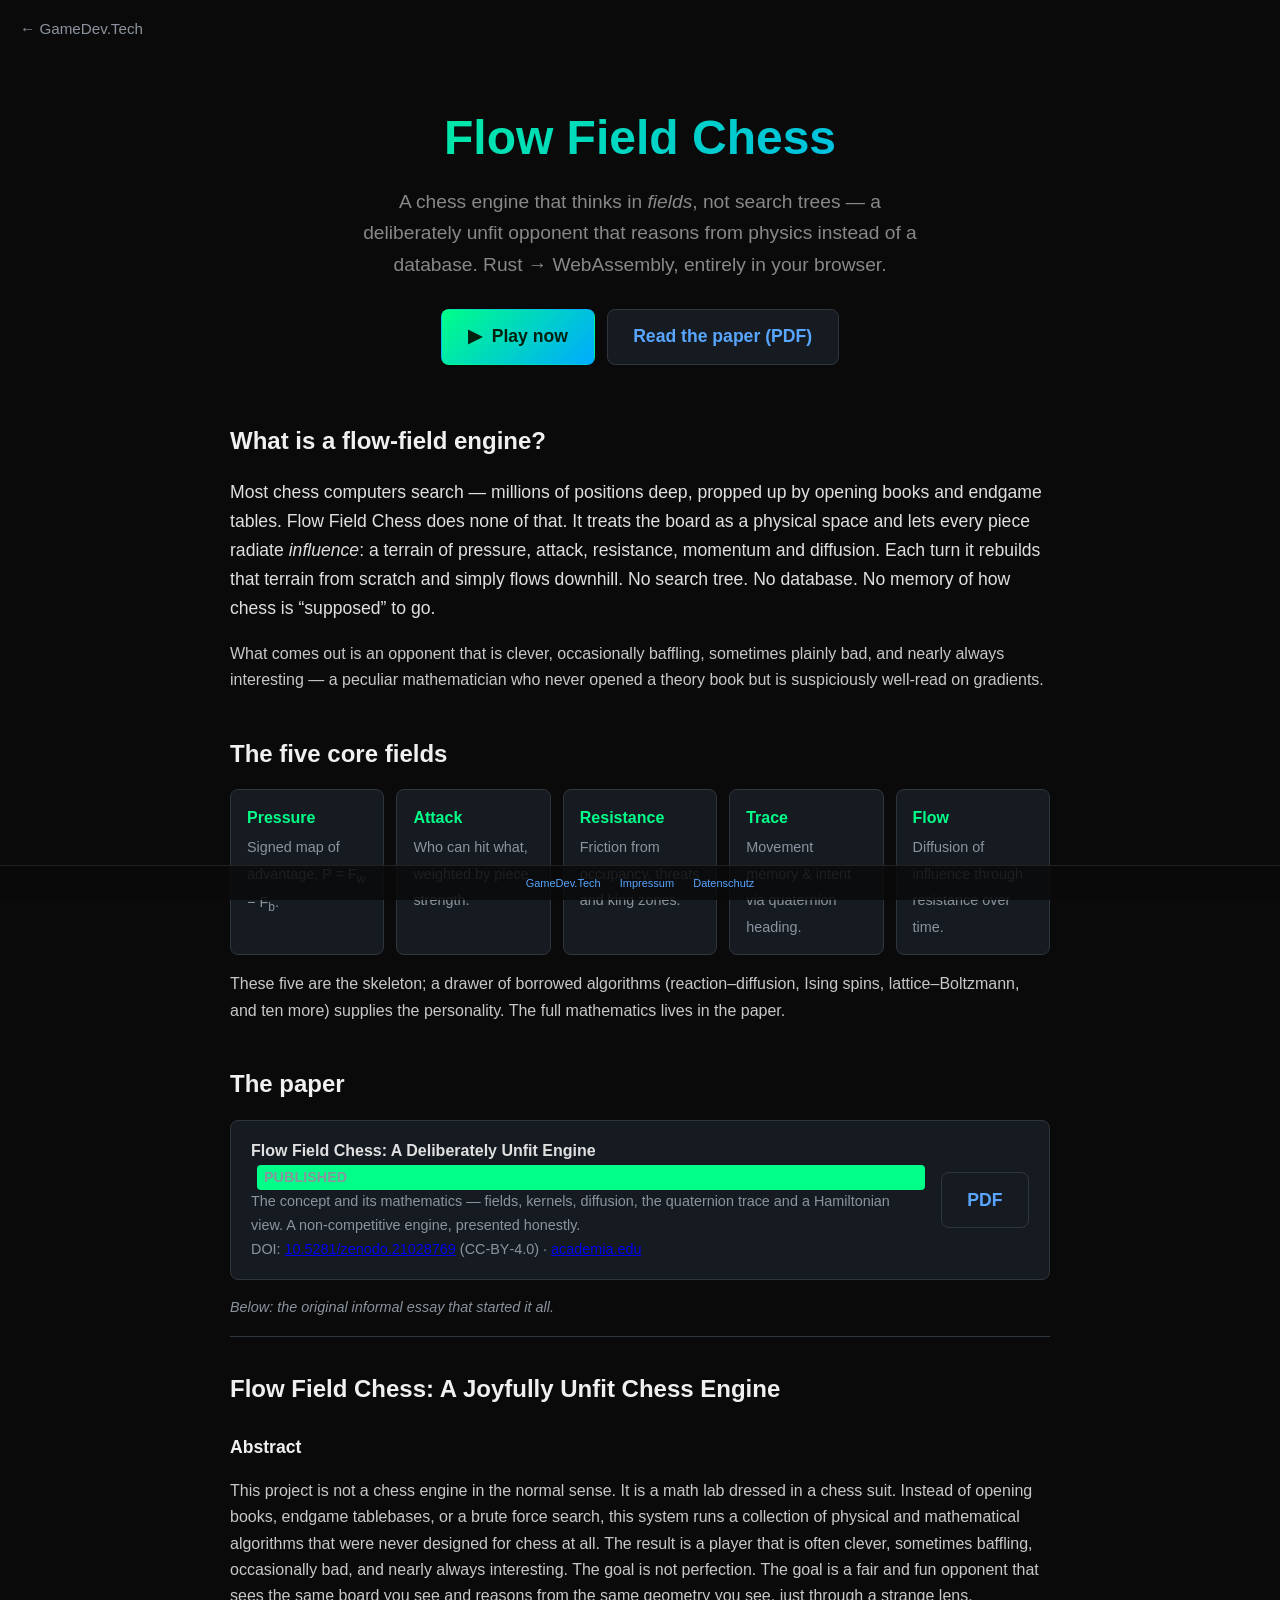
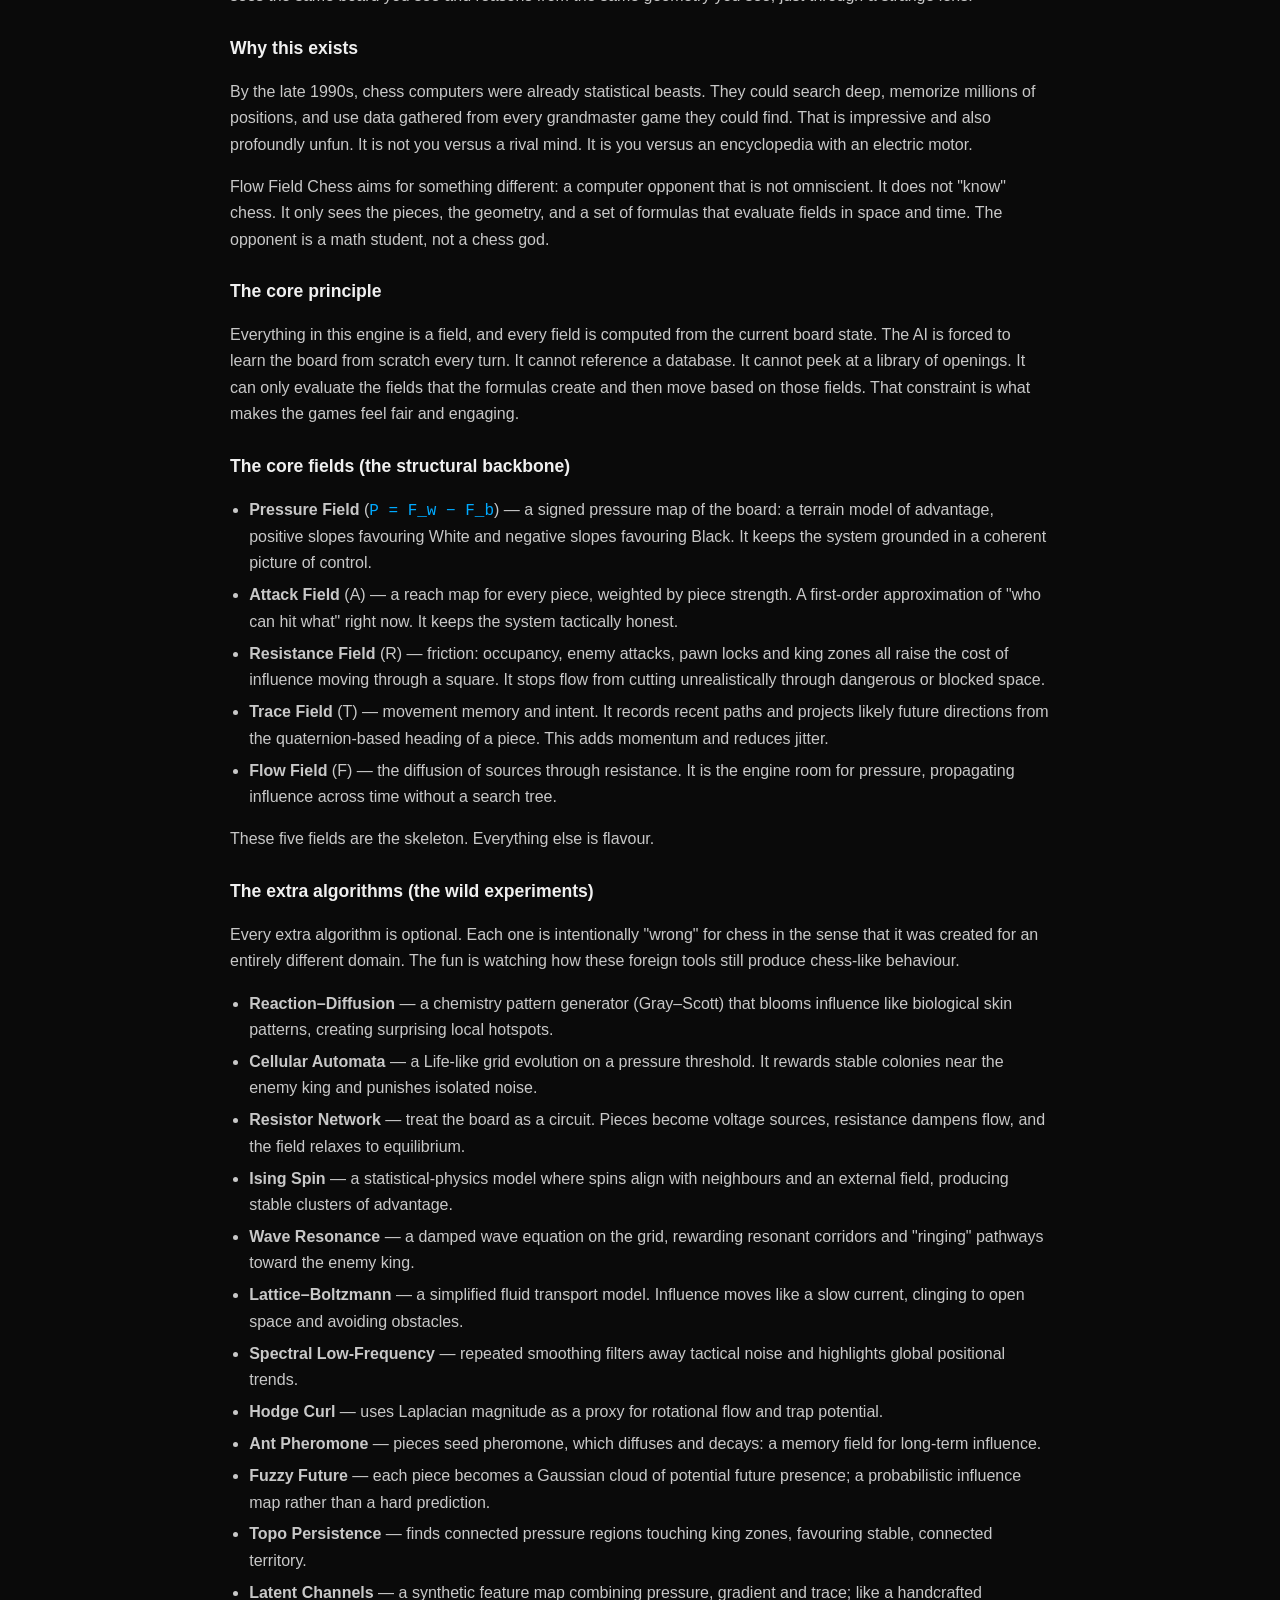
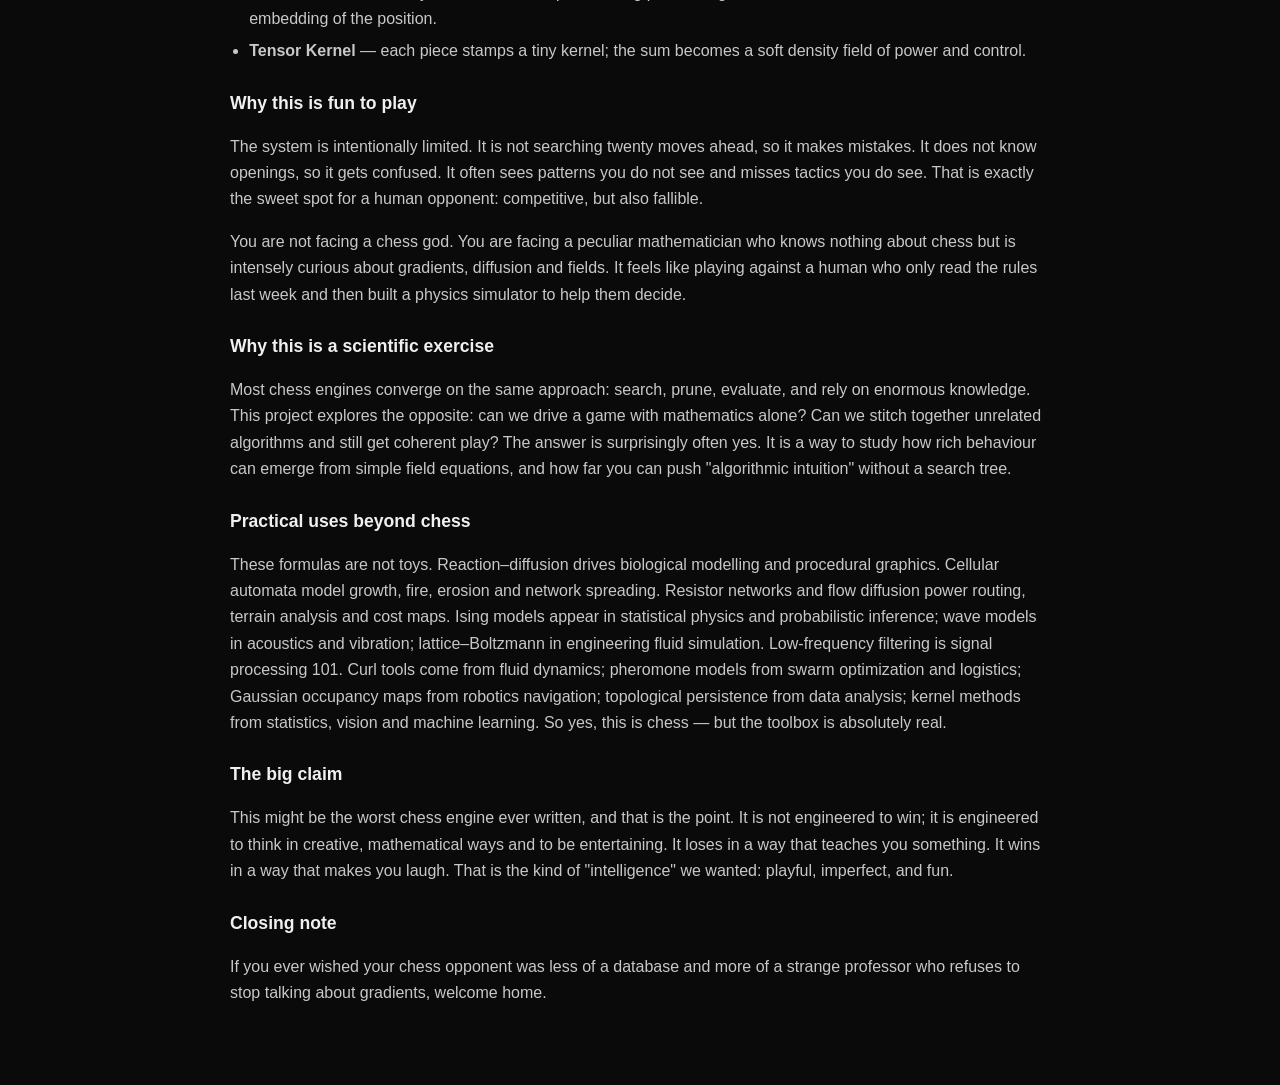
<file: site/index.html>
<!DOCTYPE html>
<html lang="en">
<head>
  <meta charset="UTF-8" />
  <meta name="viewport" content="width=device-width, initial-scale=1.0" />
  <title>Flow Field Chess — GameDev.Tech</title>
  <meta name="description" content="A chess engine that thinks in fields, not search trees. A joyfully unfit opponent, compiled Rust → WebAssembly. Play it in your browser." />
  <style>
    :root {
      --bg: #0a0a0a; --fg: #e0e0e0; --muted: #8b949e; --dim: #888;
      --card: #161b22; --border: #30363d; --link: #58a6ff;
      --accent1: #00ff88; --accent2: #00aaff;
    }
    * { box-sizing: border-box; }
    body {
      font-family: -apple-system, BlinkMacSystemFont, 'Segoe UI', sans-serif;
      background: var(--bg); color: var(--fg); margin: 0;
      line-height: 1.65; padding-bottom: 64px;
    }
    .wrap { max-width: 860px; margin: 0 auto; padding: 0 1.25rem; }
    .topnav { padding: 1rem 1.25rem; }
    .topnav a { color: var(--muted); text-decoration: none; font-size: 0.95rem; }
    .topnav a:hover { color: var(--link); }

    .hero { text-align: center; padding: 2.5rem 0 1rem; }
    h1 {
      font-size: 3rem; margin: 0 0 0.5rem;
      background: linear-gradient(135deg, var(--accent1), var(--accent2));
      -webkit-background-clip: text; background-clip: text; -webkit-text-fill-color: transparent;
    }
    .tagline { color: var(--dim); font-size: 1.2rem; margin: 0 auto 1.75rem; max-width: 36rem; }
    .cta { display: flex; gap: 0.75rem; justify-content: center; flex-wrap: wrap; }
    .btn {
      display: inline-block; text-decoration: none; border-radius: 8px;
      padding: 0.8rem 1.6rem; font-size: 1.1rem; font-weight: 600; transition: 0.2s;
    }
    .btn-play {
      color: #03210f; background: linear-gradient(135deg, var(--accent1), var(--accent2));
      border: 1px solid transparent;
    }
    .btn-play:hover { filter: brightness(1.1); }
    .btn-ghost { color: var(--link); background: var(--card); border: 1px solid var(--border); }
    .btn-ghost:hover { border-color: var(--link); }

    h2 { font-size: 1.5rem; margin: 2.5rem 0 0.75rem; color: #f0f0f0; }
    h3 { font-size: 1.1rem; margin: 1.5rem 0 0.4rem; color: #f0f0f0; }
    p { color: #c8c8c8; }
    .lead { font-size: 1.1rem; color: var(--fg); }

    .fields { display: grid; grid-template-columns: repeat(auto-fit, minmax(150px, 1fr)); gap: 0.75rem; margin: 1rem 0; }
    .field { background: var(--card); border: 1px solid var(--border); border-radius: 8px; padding: 0.9rem 1rem; }
    .field b { color: var(--accent1); display: block; margin-bottom: 0.2rem; }
    .field span { color: var(--muted); font-size: 0.9rem; }

    .papercard {
      display: flex; align-items: center; gap: 1rem; flex-wrap: wrap;
      background: var(--card); border: 1px solid var(--border); border-radius: 8px;
      padding: 1.1rem 1.25rem; margin: 1rem 0;
    }
    .papercard .pc-body { flex: 1; min-width: 220px; }
    .papercard .pc-body span { color: var(--muted); font-size: 0.9rem; display: block; }
    .tag { display: inline-block; font-size: 0.72rem; color: #03210f; background: var(--accent1);
           border-radius: 4px; padding: 1px 7px; margin-left: 6px; vertical-align: middle; font-weight: 700; }

    .essay { margin-top: 1rem; border-top: 1px solid var(--border); padding-top: 1.5rem; }
    .essay h2:first-child { margin-top: 0.5rem; }
    .essay ul { padding-left: 1.2rem; }
    .essay li { margin: 0.35rem 0; color: #c8c8c8; }
    .essay .formula { color: var(--accent2); font-family: ui-monospace, 'Cascadia Code', Consolas, monospace; }
    .byline { color: var(--muted); font-size: 0.9rem; font-style: italic; }

    footer {
      position: fixed; bottom: 0; left: 0; right: 0; padding: 8px; text-align: center;
      font-size: 11px; color: #666; background: rgba(10,10,10,0.85); border-top: 1px solid #222;
    }
    footer a { color: var(--link); margin: 0 8px; text-decoration: none; }
  </style>
</head>
<body>
  <nav class="topnav"><a href="/">&larr; GameDev.Tech</a></nav>

  <div class="wrap">
    <header class="hero">
      <h1>Flow Field Chess</h1>
      <p class="tagline">A chess engine that thinks in <em>fields</em>, not search trees &mdash; a deliberately
        unfit opponent that reasons from physics instead of a database. Rust&nbsp;&rarr;&nbsp;WebAssembly,
        entirely in your browser.</p>
      <div class="cta">
        <a class="btn btn-play" href="play/">&#9654;&nbsp; Play now</a>
        <a class="btn btn-ghost" href="paper/flow-field-chess.pdf">Read the paper (PDF)</a>
      </div>
    </header>

    <section>
      <h2>What is a flow-field engine?</h2>
      <p class="lead">Most chess computers search &mdash; millions of positions deep, propped up by
        opening books and endgame tables. Flow Field Chess does none of that. It treats the board as a
        physical space and lets every piece radiate <em>influence</em>: a terrain of pressure, attack,
        resistance, momentum and diffusion. Each turn it rebuilds that terrain from scratch and simply
        flows downhill. No search tree. No database. No memory of how chess is &ldquo;supposed&rdquo; to go.</p>
      <p>What comes out is an opponent that is clever, occasionally baffling, sometimes plainly bad, and
        nearly always interesting &mdash; a peculiar mathematician who never opened a theory book but is
        suspiciously well-read on gradients.</p>
    </section>

    <section>
      <h2>The five core fields</h2>
      <div class="fields">
        <div class="field"><b>Pressure</b><span>Signed map of advantage, P = F<sub>w</sub> &minus; F<sub>b</sub>.</span></div>
        <div class="field"><b>Attack</b><span>Who can hit what, weighted by piece strength.</span></div>
        <div class="field"><b>Resistance</b><span>Friction from occupancy, threats and king zones.</span></div>
        <div class="field"><b>Trace</b><span>Movement memory &amp; intent via quaternion heading.</span></div>
        <div class="field"><b>Flow</b><span>Diffusion of influence through resistance over time.</span></div>
      </div>
      <p>These five are the skeleton; a drawer of borrowed algorithms (reaction&ndash;diffusion,
        Ising spins, lattice&ndash;Boltzmann, and ten more) supplies the personality. The full mathematics
        lives in the paper.</p>
    </section>

    <section>
      <h2>The paper</h2>
      <div class="papercard">
        <div class="pc-body">
          <strong>Flow Field Chess: A Deliberately Unfit Engine</strong> <span class="tag">PUBLISHED</span>
          <span>The concept and its mathematics &mdash; fields, kernels, diffusion, the quaternion trace
            and a Hamiltonian view. A non-competitive engine, presented honestly.<br>
            DOI: <a href="https://doi.org/10.5281/zenodo.21028769">10.5281/zenodo.21028769</a> (CC&#8209;BY&#8209;4.0) &middot;
            <a href="https://www.academia.edu/169378515/Flow_Field_Chess_A_Deliberately_Unfit_Engine_for_a_Genuinely_Fun_Game">academia.edu</a></span>
        </div>
        <a class="btn btn-ghost" href="paper/flow-field-chess.pdf">PDF</a>
      </div>
      <p class="byline">Below: the original informal essay that started it all.</p>
    </section>

    <article class="essay">
      <h2>Flow Field Chess: A Joyfully Unfit Chess Engine</h2>

      <h3>Abstract</h3>
      <p>This project is not a chess engine in the normal sense. It is a math lab dressed in a chess
        suit. Instead of opening books, endgame tablebases, or a brute force search, this system runs
        a collection of physical and mathematical algorithms that were never designed for chess at all.
        The result is a player that is often clever, sometimes baffling, occasionally bad, and nearly
        always interesting. The goal is not perfection. The goal is a fair and fun opponent that sees
        the same board you see and reasons from the same geometry you see, just through a strange lens.</p>

      <h3>Why this exists</h3>
      <p>By the late 1990s, chess computers were already statistical beasts. They could search deep,
        memorize millions of positions, and use data gathered from every grandmaster game they could
        find. That is impressive and also profoundly unfun. It is not you versus a rival mind. It is
        you versus an encyclopedia with an electric motor.</p>
      <p>Flow Field Chess aims for something different: a computer opponent that is not omniscient. It
        does not "know" chess. It only sees the pieces, the geometry, and a set of formulas that
        evaluate fields in space and time. The opponent is a math student, not a chess god.</p>

      <h3>The core principle</h3>
      <p>Everything in this engine is a field, and every field is computed from the current board
        state. The AI is forced to learn the board from scratch every turn. It cannot reference a
        database. It cannot peek at a library of openings. It can only evaluate the fields that the
        formulas create and then move based on those fields. That constraint is what makes the games
        feel fair and engaging.</p>

      <h3>The core fields (the structural backbone)</h3>
      <ul>
        <li><b>Pressure Field</b> (<span class="formula">P = F_w &minus; F_b</span>) &mdash; a signed
          pressure map of the board: a terrain model of advantage, positive slopes favouring White and
          negative slopes favouring Black. It keeps the system grounded in a coherent picture of control.</li>
        <li><b>Attack Field</b> (A) &mdash; a reach map for every piece, weighted by piece strength. A
          first-order approximation of "who can hit what" right now. It keeps the system tactically honest.</li>
        <li><b>Resistance Field</b> (R) &mdash; friction: occupancy, enemy attacks, pawn locks and king
          zones all raise the cost of influence moving through a square. It stops flow from cutting
          unrealistically through dangerous or blocked space.</li>
        <li><b>Trace Field</b> (T) &mdash; movement memory and intent. It records recent paths and
          projects likely future directions from the quaternion-based heading of a piece. This adds
          momentum and reduces jitter.</li>
        <li><b>Flow Field</b> (F) &mdash; the diffusion of sources through resistance. It is the engine
          room for pressure, propagating influence across time without a search tree.</li>
      </ul>
      <p>These five fields are the skeleton. Everything else is flavour.</p>

      <h3>The extra algorithms (the wild experiments)</h3>
      <p>Every extra algorithm is optional. Each one is intentionally "wrong" for chess in the sense
        that it was created for an entirely different domain. The fun is watching how these foreign
        tools still produce chess-like behaviour.</p>
      <ul>
        <li><b>Reaction&ndash;Diffusion</b> &mdash; a chemistry pattern generator (Gray&ndash;Scott)
          that blooms influence like biological skin patterns, creating surprising local hotspots.</li>
        <li><b>Cellular Automata</b> &mdash; a Life-like grid evolution on a pressure threshold. It
          rewards stable colonies near the enemy king and punishes isolated noise.</li>
        <li><b>Resistor Network</b> &mdash; treat the board as a circuit. Pieces become voltage
          sources, resistance dampens flow, and the field relaxes to equilibrium.</li>
        <li><b>Ising Spin</b> &mdash; a statistical-physics model where spins align with neighbours and
          an external field, producing stable clusters of advantage.</li>
        <li><b>Wave Resonance</b> &mdash; a damped wave equation on the grid, rewarding resonant
          corridors and "ringing" pathways toward the enemy king.</li>
        <li><b>Lattice&ndash;Boltzmann</b> &mdash; a simplified fluid transport model. Influence moves
          like a slow current, clinging to open space and avoiding obstacles.</li>
        <li><b>Spectral Low-Frequency</b> &mdash; repeated smoothing filters away tactical noise and
          highlights global positional trends.</li>
        <li><b>Hodge Curl</b> &mdash; uses Laplacian magnitude as a proxy for rotational flow and trap
          potential.</li>
        <li><b>Ant Pheromone</b> &mdash; pieces seed pheromone, which diffuses and decays: a memory
          field for long-term influence.</li>
        <li><b>Fuzzy Future</b> &mdash; each piece becomes a Gaussian cloud of potential future
          presence; a probabilistic influence map rather than a hard prediction.</li>
        <li><b>Topo Persistence</b> &mdash; finds connected pressure regions touching king zones,
          favouring stable, connected territory.</li>
        <li><b>Latent Channels</b> &mdash; a synthetic feature map combining pressure, gradient and
          trace; like a handcrafted embedding of the position.</li>
        <li><b>Tensor Kernel</b> &mdash; each piece stamps a tiny kernel; the sum becomes a soft
          density field of power and control.</li>
      </ul>

      <h3>Why this is fun to play</h3>
      <p>The system is intentionally limited. It is not searching twenty moves ahead, so it makes
        mistakes. It does not know openings, so it gets confused. It often sees patterns you do not see
        and misses tactics you do see. That is exactly the sweet spot for a human opponent: competitive,
        but also fallible.</p>
      <p>You are not facing a chess god. You are facing a peculiar mathematician who knows nothing about
        chess but is intensely curious about gradients, diffusion and fields. It feels like playing
        against a human who only read the rules last week and then built a physics simulator to help
        them decide.</p>

      <h3>Why this is a scientific exercise</h3>
      <p>Most chess engines converge on the same approach: search, prune, evaluate, and rely on
        enormous knowledge. This project explores the opposite: can we drive a game with mathematics
        alone? Can we stitch together unrelated algorithms and still get coherent play? The answer is
        surprisingly often yes. It is a way to study how rich behaviour can emerge from simple field
        equations, and how far you can push "algorithmic intuition" without a search tree.</p>

      <h3>Practical uses beyond chess</h3>
      <p>These formulas are not toys. Reaction&ndash;diffusion drives biological modelling and
        procedural graphics. Cellular automata model growth, fire, erosion and network spreading.
        Resistor networks and flow diffusion power routing, terrain analysis and cost maps. Ising
        models appear in statistical physics and probabilistic inference; wave models in acoustics and
        vibration; lattice&ndash;Boltzmann in engineering fluid simulation. Low-frequency filtering is
        signal processing 101. Curl tools come from fluid dynamics; pheromone models from swarm
        optimization and logistics; Gaussian occupancy maps from robotics navigation; topological
        persistence from data analysis; kernel methods from statistics, vision and machine learning.
        So yes, this is chess &mdash; but the toolbox is absolutely real.</p>

      <h3>The big claim</h3>
      <p>This might be the worst chess engine ever written, and that is the point. It is not engineered
        to win; it is engineered to think in creative, mathematical ways and to be entertaining. It
        loses in a way that teaches you something. It wins in a way that makes you laugh. That is the
        kind of "intelligence" we wanted: playful, imperfect, and fun.</p>

      <h3>Closing note</h3>
      <p>If you ever wished your chess opponent was less of a database and more of a strange professor
        who refuses to stop talking about gradients, welcome home.</p>
    </article>
  </div>

  <footer>
    <a href="/">GameDev.Tech</a>
    <a href="/impressum.html">Impressum</a>
    <a href="/datenschutz.html">Datenschutz</a>
  </footer>
</body>
</html>
</file>
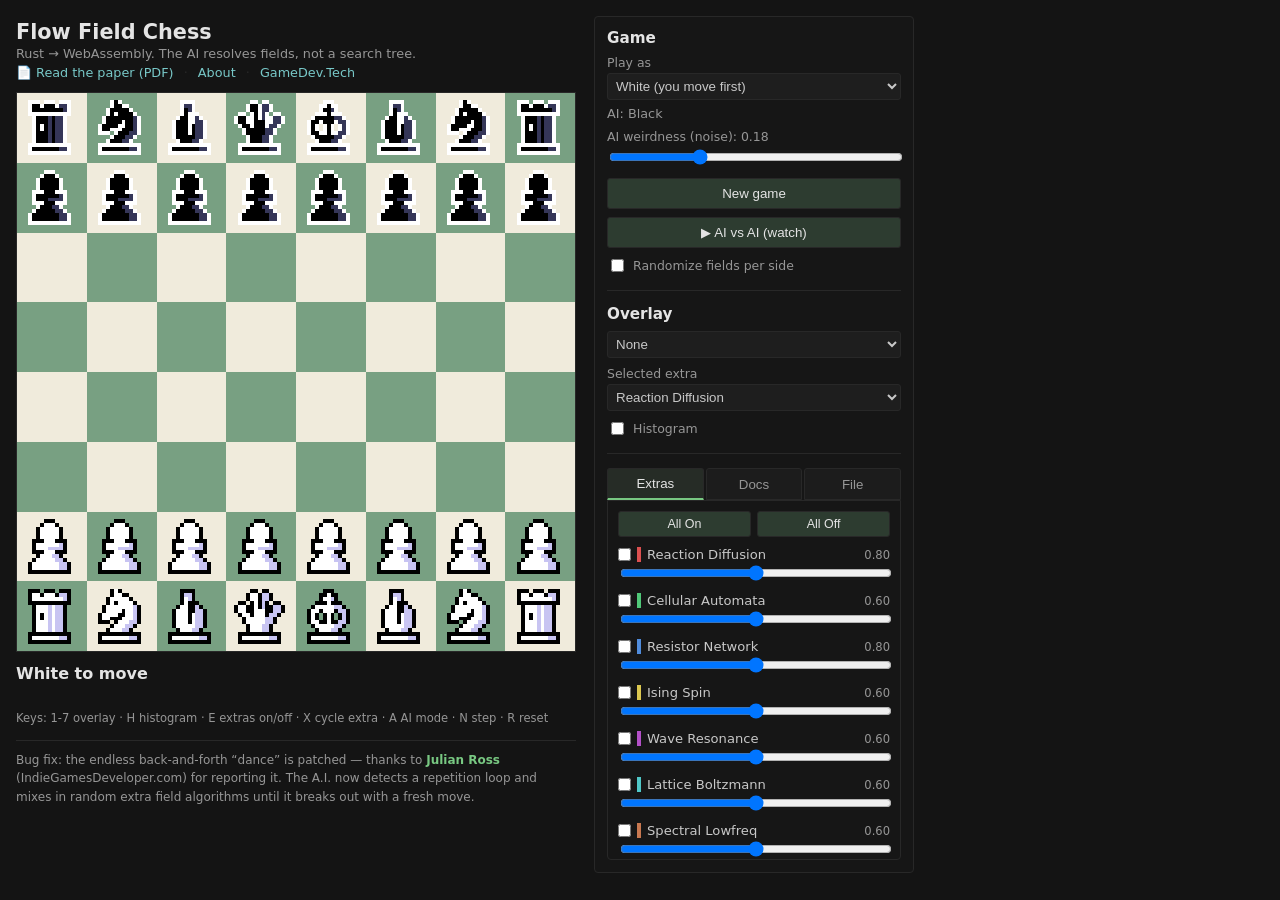
<file: web/index.html>
<!DOCTYPE html>
<html lang="en">
<head>
  <meta charset="UTF-8" />
  <meta name="viewport" content="width=device-width, initial-scale=1.0" />
  <title>FFCE — Flow Field Chess</title>
  <link rel="stylesheet" href="style.css" />
</head>
<body>
  <div class="app">
    <div class="left">
      <h1>Flow Field Chess</h1>
      <p class="subtitle">Rust → WebAssembly. The AI resolves fields, not a search tree.</p>
      <p class="links">
        <a href="../paper/flow-field-chess.pdf" target="_blank" rel="noopener">📄 Read the paper (PDF)</a>
        <span class="sep">·</span>
        <a href="../">About</a>
        <span class="sep">·</span>
        <a href="/">GameDev.Tech</a>
      </p>
      <div class="board-wrap">
        <div id="board" aria-label="chess board"></div>
        <canvas id="overlayCanvas"></canvas>
      </div>
      <div id="turn">Loading…</div>
      <div id="status"></div>
      <div class="keyhelp">Keys: 1-7 overlay · H histogram · E extras on/off · X cycle extra · A AI mode · N step · R reset</div>
      <p class="credit">Bug fix: the endless back-and-forth &ldquo;dance&rdquo; is patched &mdash; thanks to <b>Julian Ross</b> (IndieGamesDeveloper.com) for reporting it. The A.I. now detects a repetition loop and mixes in random extra field algorithms until it breaks out with a fresh move.</p>
    </div>

    <div class="panel">
      <div class="section">
        <h2>Game</h2>
        <label for="side">Play as</label>
        <select id="side">
          <option value="white" selected>White (you move first)</option>
          <option value="black">Black</option>
        </select>
        <div class="ai-mode">AI: <span id="aimode">Black</span></div>
        <label for="noise">AI weirdness (noise): <span id="noiseval">0.18</span></label>
        <input id="noise" type="range" min="0" max="0.6" step="0.02" value="0.18" />
        <button id="newgame">New game</button>
        <button id="selfplay">&#9654; AI vs AI (watch)</button>
        <label class="check"><input id="randFields" type="checkbox" /> Randomize fields per side</label>
      </div>

      <div class="section">
        <h2>Overlay</h2>
        <select id="overlayMode">
          <option value="0" selected>None</option>
          <option value="1">Net pressure</option>
          <option value="2">Resistance</option>
          <option value="3">Trace</option>
          <option value="4">Attack</option>
          <option value="5">Extras sum</option>
          <option value="6">Selected extra</option>
          <option value="7">Flow</option>
        </select>
        <label for="selExtra">Selected extra</label>
        <select id="selExtra"></select>
        <label class="check"><input id="histToggle" type="checkbox" /> Histogram</label>
      </div>

      <div class="tabs">
        <button class="tab active" data-tab="extras">Extras</button>
        <button class="tab" data-tab="docs">Docs</button>
        <button class="tab" data-tab="file">File</button>
      </div>

      <div class="tabbody">
        <div id="tab-extras" class="tabpane active">
          <div class="extras-buttons">
            <button id="allOn">All On</button>
            <button id="allOff">All Off</button>
          </div>
          <div id="extrasList"></div>
        </div>

        <div id="tab-docs" class="tabpane">
          <select id="docSelect"></select>
          <pre id="docText"></pre>
        </div>

        <div id="tab-file" class="tabpane">
          <p class="filenote">FFCE Web — a faithful Rust/WASM port of the Python
          Flow Field Chess Engine.</p>
          <p class="filenote">Engine: full legal move generation (perft-validated),
          the five core fields (Pressure, Attack, Resistance, Trace, Flow) plus
          the 13 toggleable extra algorithms, scored single-ply.</p>
          <p class="filenote">Click an algorithm name in the Extras tab to read
          its formula in the Docs tab.</p>
          <p class="filenote"><a href="../paper/flow-field-chess.pdf" target="_blank" rel="noopener">Read the full paper (PDF)</a>
          — the concept and its mathematics.</p>
        </div>
      </div>
    </div>
  </div>

  <div id="promo">
    <div class="box">
      <div>Promote to:</div>
      <div class="choices">
        <button data-p="5">Q</button>
        <button data-p="4">R</button>
        <button data-p="3">B</button>
        <button data-p="2">N</button>
      </div>
    </div>
  </div>

  <script src="wasm_inline.js"></script>
  <script type="module" src="main.js"></script>
</body>
</html>
</file>
<file: web/style.css>
/* FFCE Web theme — mirrors the pygame GUI (ui.py).
   Board light (240,235,220) / dark (120,160,130); desktop dark chrome. */
:root {
  --light-sq: rgb(240, 235, 220);
  --dark-sq: rgb(120, 160, 130);
  --select: rgb(235, 200, 80);
  --move: rgb(80, 180, 120);
  --capture: rgb(200, 80, 80);
  --lastmove: rgb(80, 120, 200);
  --check: rgb(220, 60, 60);
  --bg: rgb(20, 20, 20);
  --panel: rgb(22, 22, 22);
  --panel-border: rgb(40, 40, 40);
  --header: rgb(228, 228, 228);
  --text: rgb(200, 200, 200);
  --muted: rgb(150, 150, 150);
  --accent: rgb(120, 200, 130);
}

* { box-sizing: border-box; }

body {
  margin: 0;
  background: var(--bg);
  color: var(--text);
  font-family: "Segoe UI", system-ui, Roboto, sans-serif;
  font-size: 14px;
}

.app {
  display: flex;
  gap: 18px;
  padding: 16px;
  align-items: flex-start;
  flex-wrap: wrap;
}

.left { display: flex; flex-direction: column; }
h1 { font-size: 1.3rem; margin: 4px 0 2px; color: var(--header); }
.subtitle { color: var(--muted); font-size: 0.8rem; margin: 0 0 4px; }
.links { font-size: 0.8rem; margin: 0 0 12px; }
.links a { color: rgb(120, 200, 200); text-decoration: none; }
.links a:hover { text-decoration: underline; }
.links .sep { color: var(--panel-border); margin: 0 6px; }

.board-wrap {
  position: relative;
  width: min(82vw, 560px);
  height: min(82vw, 560px);
}

#board {
  display: grid;
  grid-template-columns: repeat(8, 1fr);
  grid-template-rows: repeat(8, 1fr);
  width: 100%;
  height: 100%;
  border: 1px solid var(--panel-border);
}

#overlayCanvas {
  position: absolute;
  inset: 0;
  width: 100%;
  height: 100%;
  pointer-events: none;
}

.cell {
  position: relative;
  display: flex;
  align-items: center;
  justify-content: center;
  cursor: pointer;
  overflow: hidden;
}
.cell.light { background: var(--light-sq); }
.cell.dark { background: var(--dark-sq); }

/* Highlights drawn as inset borders / dots like the pygame version. */
.cell.selected { box-shadow: inset 0 0 0 4px var(--select); }
.cell.lastmove { box-shadow: inset 0 0 0 3px var(--lastmove); }
.cell.check { box-shadow: inset 0 0 0 4px var(--check); }
.cell.target::after,
.cell.capture::after {
  content: "";
  position: absolute;
  left: 50%; top: 50%;
  width: 30%; height: 30%;
  transform: translate(-50%, -50%);
  border-radius: 50%;
  z-index: 3;
}
.cell.target::after { background: var(--move); }
.cell.capture::after { background: var(--capture); }

.piece {
  width: 90%;
  height: 90%;
  z-index: 2;
  pointer-events: none;
  object-fit: contain;
  /* 16x16 pixel-art sprites: scale up with nearest-neighbor, not blur */
  image-rendering: pixelated;
  image-rendering: crisp-edges;
  -ms-interpolation-mode: nearest-neighbor;
}

#turn { font-size: 1rem; font-weight: 600; color: var(--header); margin-top: 12px; }
#status { font-size: 0.9rem; color: var(--accent); min-height: 1.2em; }
.keyhelp { font-size: 0.72rem; color: var(--muted); margin-top: 10px; max-width: 560px; line-height: 1.5; }

/* ---- Right panel -------------------------------------------------------- */
.panel {
  width: 320px;
  background: var(--panel);
  border: 1px solid var(--panel-border);
  border-radius: 4px;
  padding: 12px;
}
.section { margin-bottom: 14px; padding-bottom: 12px; border-bottom: 1px solid var(--panel-border); }
.section h2 { font-size: 0.95rem; margin: 0 0 8px; color: var(--header); }
label { display: block; font-size: 0.78rem; color: var(--muted); margin: 8px 0 3px; }
label.check { display: flex; align-items: center; gap: 6px; cursor: pointer; }
select, input[type="range"] { width: 100%; }
select {
  background: rgb(30, 30, 30);
  color: var(--text);
  border: 1px solid var(--panel-border);
  border-radius: 3px;
  padding: 4px;
}
.ai-mode { font-size: 0.8rem; color: var(--muted); margin-top: 6px; }
button {
  background: rgb(45, 60, 48);
  color: var(--header);
  border: 1px solid var(--panel-border);
  border-radius: 3px;
  padding: 7px 12px;
  cursor: pointer;
}
button:hover { background: rgb(60, 80, 64); }
#newgame { width: 100%; margin-top: 10px; }
#selfplay { width: 100%; margin-top: 8px; }
.credit { font-size: 0.75rem; color: var(--muted); margin-top: 12px; max-width: 560px; line-height: 1.55; border-top: 1px solid var(--panel-border); padding-top: 10px; }
.credit b { color: var(--accent); }

/* ---- Tabs --------------------------------------------------------------- */
.tabs { display: flex; gap: 2px; }
.tab {
  flex: 1;
  background: rgb(28, 28, 28);
  border-radius: 3px 3px 0 0;
  padding: 7px 4px;
  color: var(--muted);
}
.tab.active { background: rgb(38, 44, 38); color: var(--header); border-bottom: 2px solid var(--accent); }
.tabbody {
  border: 1px solid var(--panel-border);
  border-radius: 0 0 4px 4px;
  padding: 10px;
  max-height: 360px;
  overflow-y: auto;
}
.tabpane { display: none; }
.tabpane.active { display: block; }

.extras-buttons { display: flex; gap: 6px; margin-bottom: 10px; }
.extras-buttons button { flex: 1; font-size: 0.78rem; padding: 5px; }

.extra-row { margin-bottom: 9px; }
.extra-head { display: flex; align-items: center; gap: 6px; }
.extra-head input[type="checkbox"] { margin: 0; }
.extra-name {
  flex: 1;
  cursor: pointer;
  font-size: 0.82rem;
  color: var(--text);
  border-left: 4px solid transparent;
  padding-left: 6px;
}
.extra-name:hover { color: var(--header); text-decoration: underline; }
.extra-val { font-size: 0.72rem; color: var(--muted); min-width: 34px; text-align: right; }
.extra-row input[type="range"] { margin-top: 3px; }

#docText {
  white-space: pre-wrap;
  font-family: "Consolas", monospace;
  font-size: 0.78rem;
  color: var(--text);
  margin-top: 8px;
  line-height: 1.45;
}
.filenote { font-size: 0.8rem; color: var(--muted); line-height: 1.5; }

/* ---- Promotion modal ---------------------------------------------------- */
#promo {
  position: fixed; inset: 0;
  background: rgba(0, 0, 0, 0.6);
  display: none; align-items: center; justify-content: center; z-index: 20;
}
#promo.show { display: flex; }
#promo .box { background: var(--panel); border: 1px solid var(--panel-border); padding: 18px; border-radius: 6px; text-align: center; color: var(--header); }
#promo .choices { display: flex; gap: 10px; margin-top: 10px; }
#promo button { width: 52px; height: 52px; font-size: 1.2rem; }
</file>
